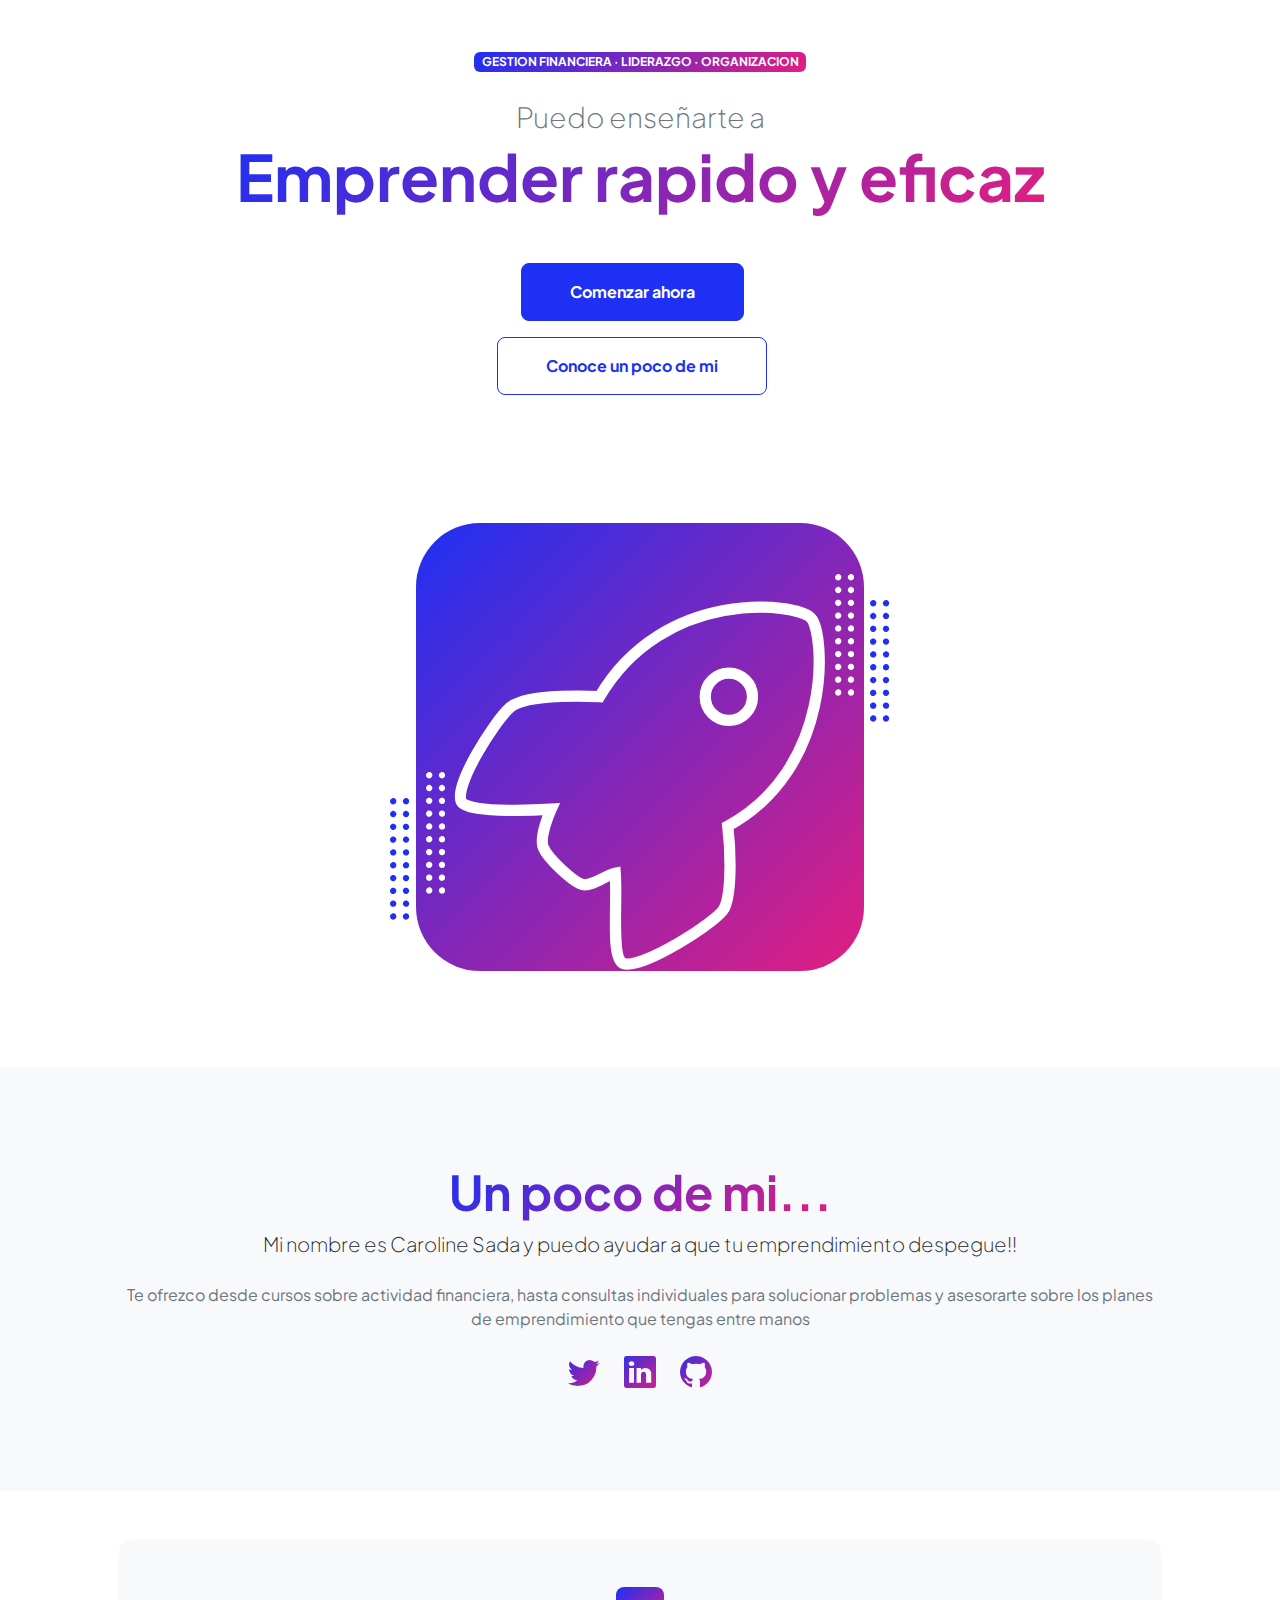
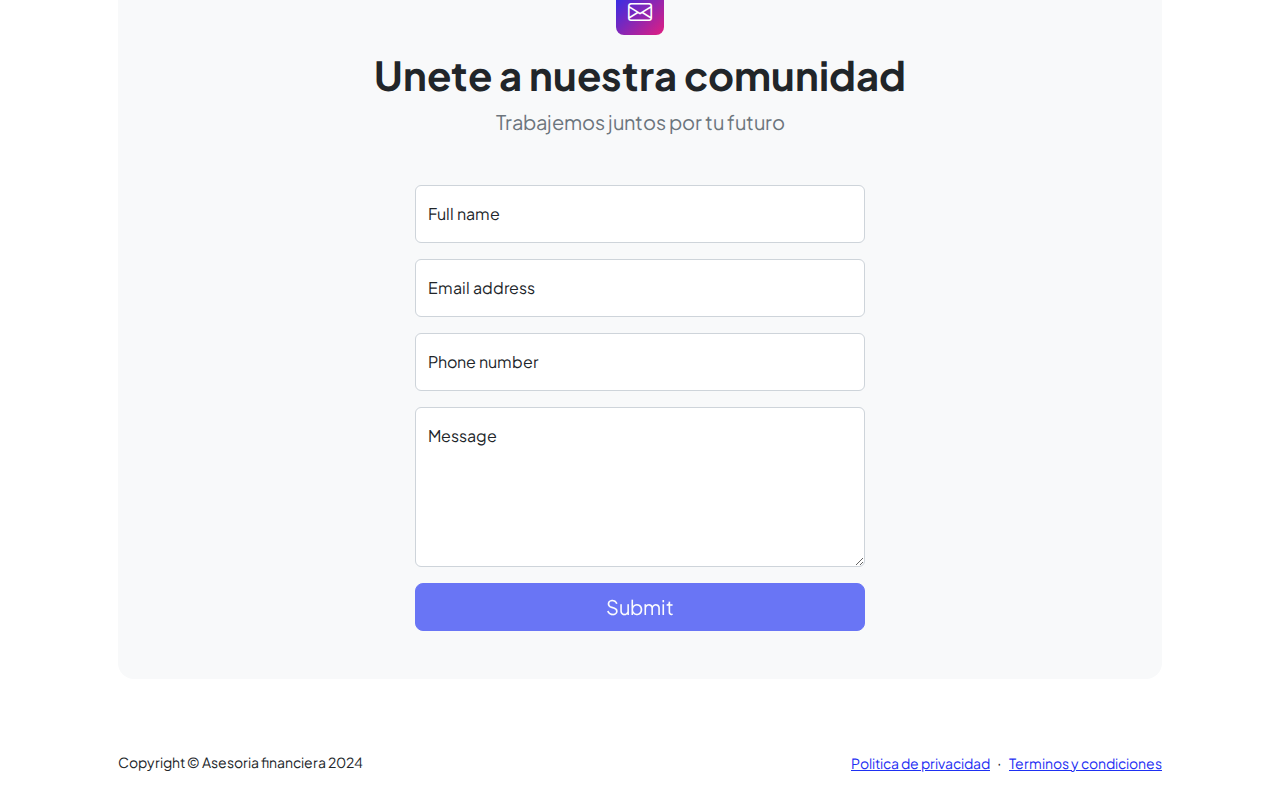
<file: index.html>
<!DOCTYPE html>
<html lang="es">

<head>
    <!-- Metadatos del documento -->
    <meta charset="utf-8" />
    <meta name="viewport" content="width=device-width, initial-scale=1, shrink-to-fit=no" />
    <meta name="description" content="Landing page" />
    <meta name="author" content="Caroline Sada" />
    <title>Asesoria Financiera</title>

    <!-- Icono que se mostrará en la parte superior de la pestaña del navegador-->
    <link rel="icon" type="image/x-icon" href="assets/favicon.ico" />

    <!-- Fuentes de Google-->
    <link rel="preconnect" href="https://fonts.googleapis.com" />
    <link rel="preconnect" href="https://fonts.gstatic.com" crossorigin />
    <link
        href="https://fonts.googleapis.com/css2?family=Plus+Jakarta+Sans:wght@100;200;300;400;500;600;700;800;900&amp;display=swap"
        rel="stylesheet" />

    <!-- Iconos por parte de Bootstrap-->
    <link href="https://cdn.jsdelivr.net/npm/bootstrap-icons@1.8.1/font/bootstrap-icons.css" rel="stylesheet" />

    <!-- CSS con Bootstrap incluido-->
    <link href="css/styles.css" rel="stylesheet" />
</head>

<body class="d-flex flex-column h-100">
    <main class="flex-shrink-0">

        <header class="py-5">
            <div class="container px-5 pb-5">
                <div class="row gx-5 align-items-center">
                    <div class="col-xxl-5">

                        <!-- Información de presentación-->
                        <div class="text-center text-xxl-start">
                            <div class="badge bg-gradient-primary-to-secondary text-white mb-4">
                                <div class="text-uppercase">gestion financiera &middot; liderazgo &middot; organizacion
                                </div>
                            </div>
                            <div class="fs-3 fw-light text-muted">Puedo enseñarte a</div>
                            <h1 class="display-3 fw-bolder mb-5"><span class="text-gradient d-inline">Emprender rapido y
                                    eficaz</span></h1>
                            <div
                                class="d-grid gap-3 d-sm-flex justify-content-sm-center justify-content-xxl-start mb-3">
                                <a class="btn btn-primary btn-lg px-5 py-3 me-sm-3 fs-6 fw-bolder"
                                    href="#formp">Comenzar ahora</a>
                            </div>
                            <div
                                class="d-grid gap-3 d-sm-flex justify-content-sm-center justify-content-xxl-start mb-3">
                                <a class="btn btn-primarytwo btn-lg px-5 py-3 me-sm-3 fs-6 fw-bolder"
                                    href="#aboutp">Conoce un poco de mi</a>
                            </div>
                        </div>
                    </div>
                    <div class="col-xxl-7">
                        <div class="d-flex justify-content-center mt-5 mt-xxl-0">
                            <div class="profile bg-gradient-primary-to-secondary">

                                <!-- SVG principal -->
                                <svg class="profile-img" viewBox="0 0 165 165" fill="none"
                                    xmlns="http://www.w3.org/2000/svg">
                                    <path
                                        d="M24.4999 48C17 55 -8.58307e-05 82.3 2.99989 89.5C5.49987 95.5 42.9998 93 42.9998 93C42.9998 93 37.5 105 39.5 110C41.5 115 52.9997 125.559 56.9998 126.5C61 127.441 67 122.5 71.4998 121.5C72.5 136 69.5 159 75 161.5C82.377 164.853 117.2 143 120 137C123.5 129.5 122.666 110.167 121.5 100.5C168.5 75 164.773 14.756 158.5 8.00001C152 1 92.9999 -5.49998 64.4999 43C64.4999 43 31.9999 41 24.4999 48Z"
                                        stroke="white" stroke-width="5" />
                                    <circle cx="122" cy="43" r="10.5" stroke="white" stroke-width="5" />
                                </svg>

                                <div class="dots-1">
                                    <!-- SVG Dots-->
                                    <svg version="1.1" xmlns="http://www.w3.org/2000/svg"
                                        xmlns:xlink="http://www.w3.org/1999/xlink" x="0px" y="0px"
                                        viewBox="0 0 191.6 1215.4" style="enable-background: new 0 0 191.6 1215.4"
                                        xml:space="preserve">
                                        <g transform="translate(0.000000,1280.000000) scale(0.100000,-0.100000)">
                                            <path
                                                d="M227.7,12788.6c-105-35-200-141-222-248c-43-206,163-412,369-369c155,32,275,190,260,339c-11,105-90,213-190,262        C383.7,12801.6,289.7,12808.6,227.7,12788.6z">
                                            </path>
                                            <path
                                                d="M1507.7,12788.6c-151-50-253-216-222-362c25-119,136-230,254-255c194-41,395,142,375,339c-11,105-90,213-190,262        C1663.7,12801.6,1569.7,12808.6,1507.7,12788.6z">
                                            </path>
                                            <path
                                                d="M227.7,11508.6c-105-35-200-141-222-248c-43-206,163-412,369-369c155,32,275,190,260,339c-11,105-90,213-190,262        C383.7,11521.6,289.7,11528.6,227.7,11508.6z">
                                            </path>
                                            <path
                                                d="M1507.7,11508.6c-151-50-253-216-222-362c25-119,136-230,254-255c194-41,395,142,375,339c-11,105-90,213-190,262        C1663.7,11521.6,1569.7,11528.6,1507.7,11508.6z">
                                            </path>
                                            <path
                                                d="M227.7,10228.6c-105-35-200-141-222-248c-43-206,163-412,369-369c155,32,275,190,260,339c-11,105-90,213-190,262        C383.7,10241.6,289.7,10248.6,227.7,10228.6z">
                                            </path>
                                            <path
                                                d="M1507.7,10228.6c-105-35-200-141-222-248c-43-206,163-412,369-369c155,32,275,190,260,339c-11,105-90,213-190,262        C1663.7,10241.6,1569.7,10248.6,1507.7,10228.6z">
                                            </path>
                                            <path
                                                d="M227.7,8948.6c-105-35-200-141-222-248c-43-206,163-412,369-369c155,32,275,190,260,339c-11,105-90,213-190,262        C383.7,8961.6,289.7,8968.6,227.7,8948.6z">
                                            </path>
                                            <path
                                                d="M1507.7,8948.6c-105-35-200-141-222-248c-43-206,163-412,369-369c155,32,275,190,260,339c-11,105-90,213-190,262        C1663.7,8961.6,1569.7,8968.6,1507.7,8948.6z">
                                            </path>
                                            <path
                                                d="M227.7,7668.6c-105-35-200-141-222-248c-43-206,163-412,369-369c155,32,275,190,260,339c-11,105-90,213-190,262        C383.7,7681.6,289.7,7688.6,227.7,7668.6z">
                                            </path>
                                            <path
                                                d="M1507.7,7668.6c-105-35-200-141-222-248c-43-206,163-412,369-369c155,32,275,190,260,339c-11,105-90,213-190,262        C1663.7,7681.6,1569.7,7688.6,1507.7,7668.6z">
                                            </path>
                                            <path
                                                d="M227.7,6388.6c-105-35-200-141-222-248c-43-206,163-412,369-369c155,32,275,190,260,339c-11,105-90,213-190,262        C383.7,6401.6,289.7,6408.6,227.7,6388.6z">
                                            </path>
                                            <path
                                                d="M1507.7,6388.6c-105-35-200-141-222-248c-43-206,163-412,369-369c155,32,275,190,260,339c-11,105-90,213-190,262        C1663.7,6401.6,1569.7,6408.6,1507.7,6388.6z">
                                            </path>
                                            <path
                                                d="M227.7,5108.6c-105-35-200-141-222-248c-43-206,163-412,369-369c155,32,275,190,260,339c-11,105-90,213-190,262        C383.7,5121.6,289.7,5128.6,227.7,5108.6z">
                                            </path>
                                            <path
                                                d="M1507.7,5108.6c-105-35-200-141-222-248c-43-206,163-412,369-369c155,32,275,190,260,339c-11,105-90,213-190,262        C1663.7,5121.6,1569.7,5128.6,1507.7,5108.6z">
                                            </path>
                                            <path
                                                d="M227.7,3828.6c-105-35-200-141-222-248c-43-206,163-412,369-369c155,32,275,190,260,339c-11,105-90,213-190,262        C383.7,3841.6,289.7,3848.6,227.7,3828.6z">
                                            </path>
                                            <path
                                                d="M1507.7,3828.6c-105-35-200-141-222-248c-43-206,163-412,369-369c155,32,275,190,260,339c-11,105-90,213-190,262        C1663.7,3841.6,1569.7,3848.6,1507.7,3828.6z">
                                            </path>
                                            <path
                                                d="M227.7,2548.6c-105-35-200-141-222-248c-43-206,163-412,369-369c155,32,275,190,260,339c-11,105-90,213-190,262        C383.7,2561.6,289.7,2568.6,227.7,2548.6z">
                                            </path>
                                            <path
                                                d="M1507.7,2548.6c-105-35-200-141-222-248c-43-206,163-412,369-369c155,32,275,190,260,339c-11,105-90,213-190,262        C1663.7,2561.6,1569.7,2568.6,1507.7,2548.6z">
                                            </path>
                                            <path
                                                d="M227.7,1268.6c-105-35-200-141-222-248c-43-206,163-412,369-369c155,32,275,190,260,339c-11,105-90,213-190,262        C383.7,1281.6,289.7,1288.6,227.7,1268.6z">
                                            </path>
                                            <path
                                                d="M1507.7,1268.6c-105-35-200-141-222-248c-43-206,163-412,369-369c155,32,275,190,260,339c-11,105-90,213-190,262        C1663.7,1281.6,1569.7,1288.6,1507.7,1268.6z">
                                            </path>
                                        </g>
                                    </svg>
                                    <!-- END of SVG dots-->
                                </div>
                                <div class="dots-2">
                                    <!-- SVG Dots-->
                                    <svg version="1.1" xmlns="http://www.w3.org/2000/svg"
                                        xmlns:xlink="http://www.w3.org/1999/xlink" x="0px" y="0px"
                                        viewBox="0 0 191.6 1215.4" style="enable-background: new 0 0 191.6 1215.4"
                                        xml:space="preserve">
                                        <g transform="translate(0.000000,1280.000000) scale(0.100000,-0.100000)">
                                            <path
                                                d="M227.7,12788.6c-105-35-200-141-222-248c-43-206,163-412,369-369c155,32,275,190,260,339c-11,105-90,213-190,262        C383.7,12801.6,289.7,12808.6,227.7,12788.6z">
                                            </path>
                                            <path
                                                d="M1507.7,12788.6c-151-50-253-216-222-362c25-119,136-230,254-255c194-41,395,142,375,339c-11,105-90,213-190,262        C1663.7,12801.6,1569.7,12808.6,1507.7,12788.6z">
                                            </path>
                                            <path
                                                d="M227.7,11508.6c-105-35-200-141-222-248c-43-206,163-412,369-369c155,32,275,190,260,339c-11,105-90,213-190,262        C383.7,11521.6,289.7,11528.6,227.7,11508.6z">
                                            </path>
                                            <path
                                                d="M1507.7,11508.6c-151-50-253-216-222-362c25-119,136-230,254-255c194-41,395,142,375,339c-11,105-90,213-190,262        C1663.7,11521.6,1569.7,11528.6,1507.7,11508.6z">
                                            </path>
                                            <path
                                                d="M227.7,10228.6c-105-35-200-141-222-248c-43-206,163-412,369-369c155,32,275,190,260,339c-11,105-90,213-190,262        C383.7,10241.6,289.7,10248.6,227.7,10228.6z">
                                            </path>
                                            <path
                                                d="M1507.7,10228.6c-105-35-200-141-222-248c-43-206,163-412,369-369c155,32,275,190,260,339c-11,105-90,213-190,262        C1663.7,10241.6,1569.7,10248.6,1507.7,10228.6z">
                                            </path>
                                            <path
                                                d="M227.7,8948.6c-105-35-200-141-222-248c-43-206,163-412,369-369c155,32,275,190,260,339c-11,105-90,213-190,262        C383.7,8961.6,289.7,8968.6,227.7,8948.6z">
                                            </path>
                                            <path
                                                d="M1507.7,8948.6c-105-35-200-141-222-248c-43-206,163-412,369-369c155,32,275,190,260,339c-11,105-90,213-190,262        C1663.7,8961.6,1569.7,8968.6,1507.7,8948.6z">
                                            </path>
                                            <path
                                                d="M227.7,7668.6c-105-35-200-141-222-248c-43-206,163-412,369-369c155,32,275,190,260,339c-11,105-90,213-190,262        C383.7,7681.6,289.7,7688.6,227.7,7668.6z">
                                            </path>
                                            <path
                                                d="M1507.7,7668.6c-105-35-200-141-222-248c-43-206,163-412,369-369c155,32,275,190,260,339c-11,105-90,213-190,262        C1663.7,7681.6,1569.7,7688.6,1507.7,7668.6z">
                                            </path>
                                            <path
                                                d="M227.7,6388.6c-105-35-200-141-222-248c-43-206,163-412,369-369c155,32,275,190,260,339c-11,105-90,213-190,262        C383.7,6401.6,289.7,6408.6,227.7,6388.6z">
                                            </path>
                                            <path
                                                d="M1507.7,6388.6c-105-35-200-141-222-248c-43-206,163-412,369-369c155,32,275,190,260,339c-11,105-90,213-190,262        C1663.7,6401.6,1569.7,6408.6,1507.7,6388.6z">
                                            </path>
                                            <path
                                                d="M227.7,5108.6c-105-35-200-141-222-248c-43-206,163-412,369-369c155,32,275,190,260,339c-11,105-90,213-190,262        C383.7,5121.6,289.7,5128.6,227.7,5108.6z">
                                            </path>
                                            <path
                                                d="M1507.7,5108.6c-105-35-200-141-222-248c-43-206,163-412,369-369c155,32,275,190,260,339c-11,105-90,213-190,262        C1663.7,5121.6,1569.7,5128.6,1507.7,5108.6z">
                                            </path>
                                            <path
                                                d="M227.7,3828.6c-105-35-200-141-222-248c-43-206,163-412,369-369c155,32,275,190,260,339c-11,105-90,213-190,262        C383.7,3841.6,289.7,3848.6,227.7,3828.6z">
                                            </path>
                                            <path
                                                d="M1507.7,3828.6c-105-35-200-141-222-248c-43-206,163-412,369-369c155,32,275,190,260,339c-11,105-90,213-190,262        C1663.7,3841.6,1569.7,3848.6,1507.7,3828.6z">
                                            </path>
                                            <path
                                                d="M227.7,2548.6c-105-35-200-141-222-248c-43-206,163-412,369-369c155,32,275,190,260,339c-11,105-90,213-190,262        C383.7,2561.6,289.7,2568.6,227.7,2548.6z">
                                            </path>
                                            <path
                                                d="M1507.7,2548.6c-105-35-200-141-222-248c-43-206,163-412,369-369c155,32,275,190,260,339c-11,105-90,213-190,262        C1663.7,2561.6,1569.7,2568.6,1507.7,2548.6z">
                                            </path>
                                            <path
                                                d="M227.7,1268.6c-105-35-200-141-222-248c-43-206,163-412,369-369c155,32,275,190,260,339c-11,105-90,213-190,262        C383.7,1281.6,289.7,1288.6,227.7,1268.6z">
                                            </path>
                                            <path
                                                d="M1507.7,1268.6c-105-35-200-141-222-248c-43-206,163-412,369-369c155,32,275,190,260,339c-11,105-90,213-190,262        C1663.7,1281.6,1569.7,1288.6,1507.7,1268.6z">
                                            </path>
                                        </g>
                                    </svg>
                                    <!-- END of SVG dots-->
                                </div>
                                <div class="dots-3">
                                    <!-- SVG Dots-->
                                    <svg version="1.1" xmlns="http://www.w3.org/2000/svg"
                                        xmlns:xlink="http://www.w3.org/1999/xlink" x="0px" y="0px"
                                        viewBox="0 0 191.6 1215.4" style="enable-background: new 0 0 191.6 1215.4"
                                        xml:space="preserve">
                                        <g transform="translate(0.000000,1280.000000) scale(0.100000,-0.100000)">
                                            <path
                                                d="M227.7,12788.6c-105-35-200-141-222-248c-43-206,163-412,369-369c155,32,275,190,260,339c-11,105-90,213-190,262        C383.7,12801.6,289.7,12808.6,227.7,12788.6z">
                                            </path>
                                            <path
                                                d="M1507.7,12788.6c-151-50-253-216-222-362c25-119,136-230,254-255c194-41,395,142,375,339c-11,105-90,213-190,262        C1663.7,12801.6,1569.7,12808.6,1507.7,12788.6z">
                                            </path>
                                            <path
                                                d="M227.7,11508.6c-105-35-200-141-222-248c-43-206,163-412,369-369c155,32,275,190,260,339c-11,105-90,213-190,262        C383.7,11521.6,289.7,11528.6,227.7,11508.6z">
                                            </path>
                                            <path
                                                d="M1507.7,11508.6c-151-50-253-216-222-362c25-119,136-230,254-255c194-41,395,142,375,339c-11,105-90,213-190,262        C1663.7,11521.6,1569.7,11528.6,1507.7,11508.6z">
                                            </path>
                                            <path
                                                d="M227.7,10228.6c-105-35-200-141-222-248c-43-206,163-412,369-369c155,32,275,190,260,339c-11,105-90,213-190,262        C383.7,10241.6,289.7,10248.6,227.7,10228.6z">
                                            </path>
                                            <path
                                                d="M1507.7,10228.6c-105-35-200-141-222-248c-43-206,163-412,369-369c155,32,275,190,260,339c-11,105-90,213-190,262        C1663.7,10241.6,1569.7,10248.6,1507.7,10228.6z">
                                            </path>
                                            <path
                                                d="M227.7,8948.6c-105-35-200-141-222-248c-43-206,163-412,369-369c155,32,275,190,260,339c-11,105-90,213-190,262        C383.7,8961.6,289.7,8968.6,227.7,8948.6z">
                                            </path>
                                            <path
                                                d="M1507.7,8948.6c-105-35-200-141-222-248c-43-206,163-412,369-369c155,32,275,190,260,339c-11,105-90,213-190,262        C1663.7,8961.6,1569.7,8968.6,1507.7,8948.6z">
                                            </path>
                                            <path
                                                d="M227.7,7668.6c-105-35-200-141-222-248c-43-206,163-412,369-369c155,32,275,190,260,339c-11,105-90,213-190,262        C383.7,7681.6,289.7,7688.6,227.7,7668.6z">
                                            </path>
                                            <path
                                                d="M1507.7,7668.6c-105-35-200-141-222-248c-43-206,163-412,369-369c155,32,275,190,260,339c-11,105-90,213-190,262        C1663.7,7681.6,1569.7,7688.6,1507.7,7668.6z">
                                            </path>
                                            <path
                                                d="M227.7,6388.6c-105-35-200-141-222-248c-43-206,163-412,369-369c155,32,275,190,260,339c-11,105-90,213-190,262        C383.7,6401.6,289.7,6408.6,227.7,6388.6z">
                                            </path>
                                            <path
                                                d="M1507.7,6388.6c-105-35-200-141-222-248c-43-206,163-412,369-369c155,32,275,190,260,339c-11,105-90,213-190,262        C1663.7,6401.6,1569.7,6408.6,1507.7,6388.6z">
                                            </path>
                                            <path
                                                d="M227.7,5108.6c-105-35-200-141-222-248c-43-206,163-412,369-369c155,32,275,190,260,339c-11,105-90,213-190,262        C383.7,5121.6,289.7,5128.6,227.7,5108.6z">
                                            </path>
                                            <path
                                                d="M1507.7,5108.6c-105-35-200-141-222-248c-43-206,163-412,369-369c155,32,275,190,260,339c-11,105-90,213-190,262        C1663.7,5121.6,1569.7,5128.6,1507.7,5108.6z">
                                            </path>
                                            <path
                                                d="M227.7,3828.6c-105-35-200-141-222-248c-43-206,163-412,369-369c155,32,275,190,260,339c-11,105-90,213-190,262        C383.7,3841.6,289.7,3848.6,227.7,3828.6z">
                                            </path>
                                            <path
                                                d="M1507.7,3828.6c-105-35-200-141-222-248c-43-206,163-412,369-369c155,32,275,190,260,339c-11,105-90,213-190,262        C1663.7,3841.6,1569.7,3848.6,1507.7,3828.6z">
                                            </path>
                                            <path
                                                d="M227.7,2548.6c-105-35-200-141-222-248c-43-206,163-412,369-369c155,32,275,190,260,339c-11,105-90,213-190,262        C383.7,2561.6,289.7,2568.6,227.7,2548.6z">
                                            </path>
                                            <path
                                                d="M1507.7,2548.6c-105-35-200-141-222-248c-43-206,163-412,369-369c155,32,275,190,260,339c-11,105-90,213-190,262        C1663.7,2561.6,1569.7,2568.6,1507.7,2548.6z">
                                            </path>
                                            <path
                                                d="M227.7,1268.6c-105-35-200-141-222-248c-43-206,163-412,369-369c155,32,275,190,260,339c-11,105-90,213-190,262        C383.7,1281.6,289.7,1288.6,227.7,1268.6z">
                                            </path>
                                            <path
                                                d="M1507.7,1268.6c-105-35-200-141-222-248c-43-206,163-412,369-369c155,32,275,190,260,339c-11,105-90,213-190,262        C1663.7,1281.6,1569.7,1288.6,1507.7,1268.6z">
                                            </path>
                                        </g>
                                    </svg>
                                    <!-- END of SVG dots-->
                                </div>
                                <div class="dots-4">
                                    <!-- SVG Dots-->
                                    <svg version="1.1" xmlns="http://www.w3.org/2000/svg"
                                        xmlns:xlink="http://www.w3.org/1999/xlink" x="0px" y="0px"
                                        viewBox="0 0 191.6 1215.4" style="enable-background: new 0 0 191.6 1215.4"
                                        xml:space="preserve">
                                        <g transform="translate(0.000000,1280.000000) scale(0.100000,-0.100000)">
                                            <path
                                                d="M227.7,12788.6c-105-35-200-141-222-248c-43-206,163-412,369-369c155,32,275,190,260,339c-11,105-90,213-190,262        C383.7,12801.6,289.7,12808.6,227.7,12788.6z">
                                            </path>
                                            <path
                                                d="M1507.7,12788.6c-151-50-253-216-222-362c25-119,136-230,254-255c194-41,395,142,375,339c-11,105-90,213-190,262        C1663.7,12801.6,1569.7,12808.6,1507.7,12788.6z">
                                            </path>
                                            <path
                                                d="M227.7,11508.6c-105-35-200-141-222-248c-43-206,163-412,369-369c155,32,275,190,260,339c-11,105-90,213-190,262        C383.7,11521.6,289.7,11528.6,227.7,11508.6z">
                                            </path>
                                            <path
                                                d="M1507.7,11508.6c-151-50-253-216-222-362c25-119,136-230,254-255c194-41,395,142,375,339c-11,105-90,213-190,262        C1663.7,11521.6,1569.7,11528.6,1507.7,11508.6z">
                                            </path>
                                            <path
                                                d="M227.7,10228.6c-105-35-200-141-222-248c-43-206,163-412,369-369c155,32,275,190,260,339c-11,105-90,213-190,262        C383.7,10241.6,289.7,10248.6,227.7,10228.6z">
                                            </path>
                                            <path
                                                d="M1507.7,10228.6c-105-35-200-141-222-248c-43-206,163-412,369-369c155,32,275,190,260,339c-11,105-90,213-190,262        C1663.7,10241.6,1569.7,10248.6,1507.7,10228.6z">
                                            </path>
                                            <path
                                                d="M227.7,8948.6c-105-35-200-141-222-248c-43-206,163-412,369-369c155,32,275,190,260,339c-11,105-90,213-190,262        C383.7,8961.6,289.7,8968.6,227.7,8948.6z">
                                            </path>
                                            <path
                                                d="M1507.7,8948.6c-105-35-200-141-222-248c-43-206,163-412,369-369c155,32,275,190,260,339c-11,105-90,213-190,262        C1663.7,8961.6,1569.7,8968.6,1507.7,8948.6z">
                                            </path>
                                            <path
                                                d="M227.7,7668.6c-105-35-200-141-222-248c-43-206,163-412,369-369c155,32,275,190,260,339c-11,105-90,213-190,262        C383.7,7681.6,289.7,7688.6,227.7,7668.6z">
                                            </path>
                                            <path
                                                d="M1507.7,7668.6c-105-35-200-141-222-248c-43-206,163-412,369-369c155,32,275,190,260,339c-11,105-90,213-190,262        C1663.7,7681.6,1569.7,7688.6,1507.7,7668.6z">
                                            </path>
                                            <path
                                                d="M227.7,6388.6c-105-35-200-141-222-248c-43-206,163-412,369-369c155,32,275,190,260,339c-11,105-90,213-190,262        C383.7,6401.6,289.7,6408.6,227.7,6388.6z">
                                            </path>
                                            <path
                                                d="M1507.7,6388.6c-105-35-200-141-222-248c-43-206,163-412,369-369c155,32,275,190,260,339c-11,105-90,213-190,262        C1663.7,6401.6,1569.7,6408.6,1507.7,6388.6z">
                                            </path>
                                            <path
                                                d="M227.7,5108.6c-105-35-200-141-222-248c-43-206,163-412,369-369c155,32,275,190,260,339c-11,105-90,213-190,262        C383.7,5121.6,289.7,5128.6,227.7,5108.6z">
                                            </path>
                                            <path
                                                d="M1507.7,5108.6c-105-35-200-141-222-248c-43-206,163-412,369-369c155,32,275,190,260,339c-11,105-90,213-190,262        C1663.7,5121.6,1569.7,5128.6,1507.7,5108.6z">
                                            </path>
                                            <path
                                                d="M227.7,3828.6c-105-35-200-141-222-248c-43-206,163-412,369-369c155,32,275,190,260,339c-11,105-90,213-190,262        C383.7,3841.6,289.7,3848.6,227.7,3828.6z">
                                            </path>
                                            <path
                                                d="M1507.7,3828.6c-105-35-200-141-222-248c-43-206,163-412,369-369c155,32,275,190,260,339c-11,105-90,213-190,262        C1663.7,3841.6,1569.7,3848.6,1507.7,3828.6z">
                                            </path>
                                            <path
                                                d="M227.7,2548.6c-105-35-200-141-222-248c-43-206,163-412,369-369c155,32,275,190,260,339c-11,105-90,213-190,262        C383.7,2561.6,289.7,2568.6,227.7,2548.6z">
                                            </path>
                                            <path
                                                d="M1507.7,2548.6c-105-35-200-141-222-248c-43-206,163-412,369-369c155,32,275,190,260,339c-11,105-90,213-190,262        C1663.7,2561.6,1569.7,2568.6,1507.7,2548.6z">
                                            </path>
                                            <path
                                                d="M227.7,1268.6c-105-35-200-141-222-248c-43-206,163-412,369-369c155,32,275,190,260,339c-11,105-90,213-190,262        C383.7,1281.6,289.7,1288.6,227.7,1268.6z">
                                            </path>
                                            <path
                                                d="M1507.7,1268.6c-105-35-200-141-222-248c-43-206,163-412,369-369c155,32,275,190,260,339c-11,105-90,213-190,262        C1663.7,1281.6,1569.7,1288.6,1507.7,1268.6z">
                                            </path>
                                        </g>
                                    </svg>
                                    <!-- END of SVG dots-->
                                </div>
                            </div>
                        </div>
                    </div>
                </div>
            </div>
        </header>
        <!-- Seccion Acerca de-->
        <section id="aboutp" class="bg-light py-5">
            
            <div class="container px-5">
                <div class="row gx-5 justify-content-center">
                    <div class="col-xxl-8">
                        <div class="text-center my-5">
                            <h2 class="display-5 fw-bolder"><span class="text-gradient d-inline">Un poco de mi...</span>
                            </h2>
                            <p class="lead fw-light mb-4">Mi nombre es Caroline Sada y puedo ayudar a que tu
                                emprendimiento despegue!!</p>
                            <p class="text-muted">Te ofrezco desde cursos sobre actividad financiera, hasta consultas
                                individuales para solucionar problemas y asesorarte sobre los planes de emprendimiento
                                que tengas entre manos</p>
                            <div class="d-flex justify-content-center fs-2 gap-4">
                                <a class="text-gradient" href="#!"><i class="bi bi-twitter"></i></a>
                                <a class="text-gradient" href="#!"><i class="bi bi-linkedin"></i></a>
                                <a class="text-gradient" href="#!"><i class="bi bi-github"></i></a>
                            </div>
                        </div>
                    </div>
                </div>
            </div>
        </section>

        <section id="formp" class="py-5">
            <div class="container px-5">

                <!-- Formulario de contacto para los leads-->
                <div class="bg-light rounded-4 py-5 px-4 px-md-5">
                    <div class="text-center mb-5">
                        <div class="feature bg-primary bg-gradient-primary-to-secondary text-white rounded-3 mb-3"><i
                                class="bi bi-envelope"></i></div>
                        <h1 class="fw-bolder">Unete a nuestra comunidad</h1>
                        <p class="lead fw-normal text-muted mb-0">Trabajemos juntos por tu futuro</p>
                    </div>
                    <div class="row gx-5 justify-content-center">
                        <div class="col-lg-8 col-xl-6">

                            <form id="contactForm" data-sb-form-api-token="API_TOKEN">

                                <!-- input para el nombre del lead-->
                                <div class="form-floating mb-3">
                                    <input class="form-control" id="name" type="text" placeholder="Enter your name..."
                                        data-sb-validations="required" />
                                    <label for="name">Full name</label>

                                    <!-- Validación desde html -->
                                    <div class="invalid-feedback" data-sb-feedback="name:required">A name is required.
                                    </div>
                                </div>

                                <!-- input para el correo electronico del lead-->
                                <div class="form-floating mb-3">
                                    <input class="form-control" id="email" type="email" placeholder="name@example.com"
                                        data-sb-validations="required,email" />
                                    <label for="email">Email address</label>

                                    <!-- Validación desde html -->
                                    <div class="invalid-feedback" data-sb-feedback="email:required">An email is
                                        required.</div>
                                    <div class="invalid-feedback" data-sb-feedback="email:email">Email is not valid.
                                    </div>
                                </div>

                                <!-- input para el número telefonico del lead-->
                                <div class="form-floating mb-3">
                                    <input class="form-control" id="phone" type="tel" pattern="[0-9]{10}" maxlength="10" placeholder="(123) 456-7890"
                                        data-sb-validations="required" />
                                    <label for="phone">Phone number</label>

                                    <!-- Validación desde html -->
                                    <div class="invalid-feedback" data-sb-feedback="phone:required">A phone number is
                                        required.</div>
                                </div>

                                <!-- input para el comentario del lead-->
                                <div class="form-floating mb-3">
                                    <textarea class="form-control" id="message" type="text"
                                        placeholder="Enter your message here..." style="height: 10rem"
                                        data-sb-validations="required"></textarea>

                                    <!-- Validación desde html -->
                                    <label for="message">Message</label>
                                    <div class="invalid-feedback" data-sb-feedback="message:required">A message is
                                        required.</div>
                                </div>

                                <!-- Mensaje mostrado tras enviar correctamente la información-->

                                <div class="d-none" id="submitSuccessMessage">
                                    <div class="text-center mb-3">
                                        <div class="fw-bolder">Form submission successful!</div>
                                        To activate this form, sign up at
                                        <br />
                                        <a
                                            href="https://startbootstrap.com/solution/contact-forms">https://startbootstrap.com/solution/contact-forms</a>
                                    </div>
                                </div>
                                <!-- Submit error message-->
                                <!---->
                                <!-- This is what your users will see when there is-->
                                <!-- an error submitting the form-->
                                <div class="d-none" id="submitErrorMessage">
                                    <div class="text-center text-danger mb-3"></div>
                                </div>
                                <!-- Submit Button-->
                                <div class="d-grid"><button class="btn btn-primary btn-lg disabled" id="submitButton"
                                        type="submit">Submit</button></div>
                            </form>
                        </div>
                    </div>
                </div>
            </div>
        </section>

    </main>

    <!-- Pie de pagina-->
    <footer class="bg-white py-4 mt-auto">
        <div class="container px-5">
            <div class="row align-items-center justify-content-between flex-column flex-sm-row">
                <div class="col-auto">
                    <div class="small m-0">Copyright &copy; Asesoria financiera 2024</div>
                </div>
                <div class="col-auto">
                    <a class="small" href="#!">Politica de privacidad</a>
                    <span class="mx-1">&middot;</span>
                    <a class="small" href="#!">Terminos y condiciones</a>
                </div>
            </div>
        </div>
    </footer>
    <script src="https://cdn.jsdelivr.net/npm/bootstrap@5.2.3/dist/js/bootstrap.bundle.min.js"></script>
    <!-- Core theme JS-->
    <script src="js/scripts.js"></script>
    <script src="js/bootstrapvalidate.js"></script>
</body>

</html>
</file>
